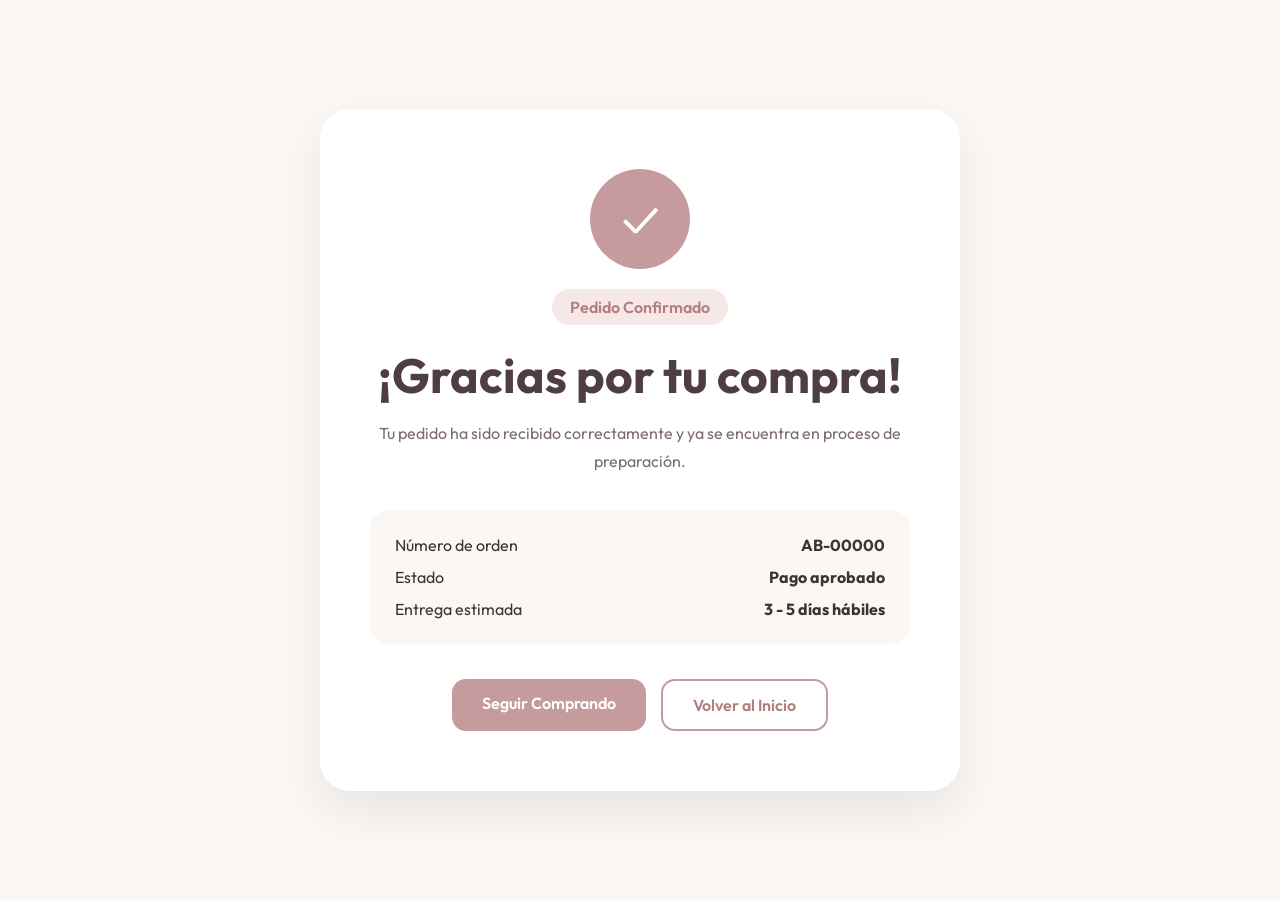
<file: confirmacion.html>
<!DOCTYPE html>
<html lang="es">
<head>
<meta charset="UTF-8">
<meta name="viewport" content="width=device-width, initial-scale=1.0">
<title>Confirmación de Compra | Aura Beauté</title>
<link rel="stylesheet" href="styles.css">
<link rel="preconnect" href="https://fonts.googleapis.com">
<link rel="preconnect" href="https://fonts.gstatic.com" crossorigin>
<link href="https://fonts.googleapis.com/css2?family=Outfit:wght@300;400;500;600;700&family=Playfair+Display:ital,wght@0,400;0,500;0,600;0,700;1,400;1,500;1,600;1,700&display=swap" rel="stylesheet">


<style>
body{
    margin:0;
    min-height:100vh;
    display:flex;
    justify-content:center;
    align-items:center;
    background:#faf7f5;
    font-family:'Outfit',sans-serif;
}

.success-container{
    width:100%;
    max-width:700px;
    padding:30px;
}

.success-card{
    background:white;
    padding:60px 50px;
    border-radius:30px;
    text-align:center;
    box-shadow:0 20px 50px rgba(0,0,0,.08);
}

.success-icon{
    width:100px;
    height:100px;
    margin:auto;
    border-radius:50%;
    background:#c59b9d;
    color:white;
    display:flex;
    align-items:center;
    justify-content:center;
    font-size:3rem;
    margin-bottom:20px;
}

.order-badge{
    display:inline-block;
    background:#f7e8e8;
    color:#b37e81;
    padding:8px 18px;
    border-radius:30px;
    font-weight:600;
    margin-bottom:20px;
}

.success-card h1{
    font-size:3rem;
    color:#4f3e40;
    margin-bottom:15px;
}

.success-card p{
    color:#7b6c6e;
    line-height:1.7;
    margin-bottom:35px;
}

.order-summary{
    background:#faf7f5;
    border-radius:20px;
    padding:25px;
    margin-bottom:35px;
}

.summary-row{
    display:flex;
    justify-content:space-between;
    margin-bottom:12px;
}

.summary-row:last-child{
    margin-bottom:0;
}

.success-buttons{
    display:flex;
    justify-content:center;
    gap:15px;
    flex-wrap:wrap;
}

.btn-primary{
    background:#c59b9d;
    color:white;
    padding:14px 30px;
    border-radius:14px;
    text-decoration:none;
    font-weight:600;
}

.btn-primary:hover{
    background:#b37e81;
}

.btn-secondary{
    border:2px solid #c59b9d;
    color:#b37e81;
    padding:14px 30px;
    border-radius:14px;
    text-decoration:none;
    font-weight:600;
}
 </style>
</head>
<body>
    <div class="success-container">

    <div class="success-card">

        <div class="success-icon">
            ✓
        </div>

        <span class="order-badge">
            Pedido Confirmado
        </span>

        <h1>¡Gracias por tu compra!</h1>

        <p>
            Tu pedido ha sido recibido correctamente y ya se
            encuentra en proceso de preparación.
        </p>

        <div class="order-summary">

           <div class="summary-row">
    <span>Número de orden</span>
    <strong class="order-number"></strong>
</div>

            <div class="summary-row">
                <span>Estado</span>
                <strong>Pago aprobado</strong>
            </div>

            <div class="summary-row">
                <span>Entrega estimada</span>
                <strong>3 - 5 días hábiles</strong>
            </div>

        </div>

        <div class="success-buttons">

            <a href="store.html" class="btn-primary">
                Seguir Comprando
            </a>

            <a href="store.html" class="btn-secondary">
                Volver al Inicio
            </a>

        </div>

    </div>

</div>
</body>
<script>
const orderNumber = document.querySelector(".order-number");

if(orderNumber){
    orderNumber.textContent =
    localStorage.getItem("orderId") || "AB-00000";
}
</script>
</file>
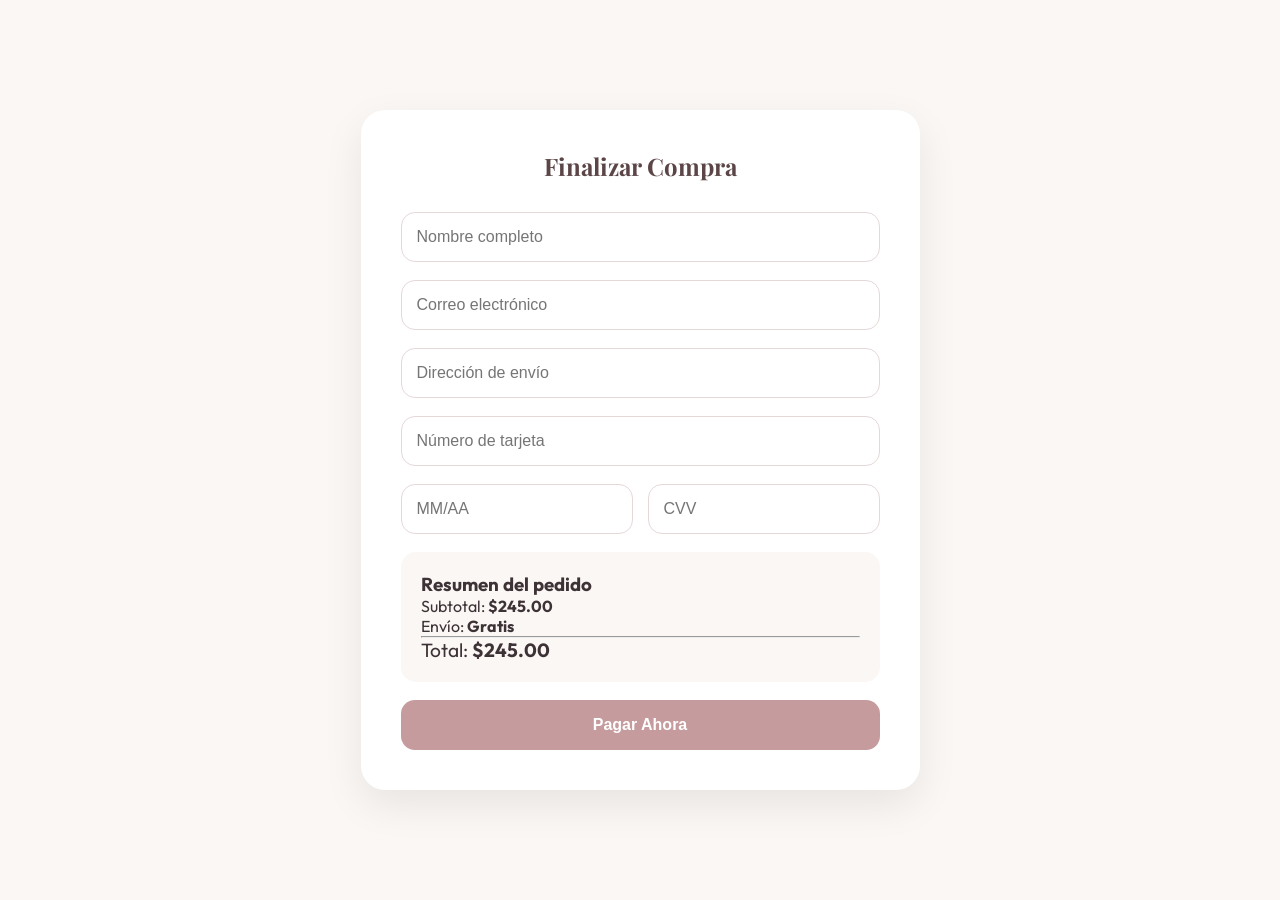
<file: pago.html>
<!DOCTYPE html>
<html lang="es">
    <head>
        <meta charset="UTF-8">
        <meta name="viewport" content="width=device-width, initial-scale=1.0">
        <title>Pago | Aura Beauté</title>
        <link rel="stylesheet" href="styles.css">
        <link rel="preconnect" href="https://fonts.googleapis.com">
        <link rel="preconnect" href="https://fonts.gstatic.com" crossorigin>
        <link href="https://fonts.googleapis.com/css2?family=Outfit:wght@300;400;500;600;700&family=Playfair+Display:ital,wght@0,400;0,500;0,600;0,700;1,400;1,500;1,600;1,700&display=swap" rel="stylesheet">


        <style>
            body{
    background:#faf7f5;
    font-family:'Outfit', sans-serif;
    margin:0;
    padding:40px 20px;
}

.checkout-container{
    max-width:700px;
    margin:50px auto;
    background:white;
    padding:40px;
    border-radius:24px;
    box-shadow:0 15px 40px rgba(0,0,0,.08);
}

.checkout-container h1{
    text-align:center;
    font-family:'Playfair Display', serif;
    color:#5b4547;
    margin-bottom:30px;
}

.checkout-container form{
    display:flex;
    flex-direction:column;
    gap:18px;
}

.checkout-container input{
    padding:15px;
    border:1px solid #e5d8d8;
    border-radius:14px;
    font-size:1rem;
    outline:none;
}

.checkout-container input:focus{
    border-color:#c59b9d;
}

.row{
    display:grid;
    grid-template-columns:1fr 1fr;
    gap:15px;
}

#payBtn{
    background:#c59b9d;
    color:white;
    border:none;
    padding:16px;
    border-radius:14px;
    font-size:1rem;
    font-weight:600;
    cursor:pointer;
    transition:.3s;
}

#payBtn:hover{
    background:#b37e81;
    transform:translateY(-2px);
}
        </style>
    </head>
    <body>
        <section class="checkout-container">

    <h1>Finalizar Compra</h1>

    <form>

        <input
    type="text"
    id="customerName"
    placeholder="Nombre completo"
    required
>

<input
    type="email"
    id="customerEmail"
    placeholder="Correo electrónico"
    required
>

        <input type="text" placeholder="Dirección de envío" required>

        <input type="text" placeholder="Número de tarjeta" required>

        <div class="row">
            <input type="text" placeholder="MM/AA" required>
            <input type="text" placeholder="CVV" required>
        </div>

        <div style="background:#faf7f5;padding:20px;border-radius:15px;">
            <h3>Resumen del pedido</h3>
            <p>Subtotal: <strong>$245.00</strong></p>
            <p>Envío: <strong>Gratis</strong></p>
            <hr>
            <p style="font-size:1.2rem;">
                Total: <strong>$245.00</strong>
            </p>
        </div>

        <button type="button" id="payBtn">
            Pagar Ahora
        </button>

    </form>

</section>
    </body>
    <script>
const activeUser =
    JSON.parse(localStorage.getItem("aura_active_user"));

if(activeUser){

    document.getElementById("customerName").value =
        activeUser.name || "";

    document.getElementById("customerEmail").value =
        activeUser.email || "";

}
document.getElementById('payBtn').addEventListener('click', () => {

    const orderId =
        "#" + Math.floor(Math.random() * 900000 + 100000);

    // LEER carrito antes de borrarlo
    const cart =
        JSON.parse(localStorage.getItem("checkout_cart")) || [];

    let itemsHTML = "";
    let total = 0;

    cart.forEach(item => {

        const subtotal =
            item.price * item.quantity;

        total += subtotal;

        itemsHTML += `
${item.name} (x${item.quantity})     $${subtotal.toFixed(2)}
`;
    });

   const body = `
<div style="font-family:'Outfit',sans-serif;line-height:1.8;">

    <p>
        Estimado/a <strong>${
    activeUser?.name || "Cliente"
}</strong>,
    </p>

    <p>
        Gracias por tu compra en <strong>Aura Beauté</strong>.
        Tu pedido ha sido confirmado y ya está en preparación.
    </p>

    <div style="
        background:#faf7f5;
        border:1px solid #f0e4e4;
        border-radius:18px;
        padding:25px;
        margin:25px 0;
    ">

        <h2 style="
            margin-top:0;
            color:#b37e81;
            font-family:'Playfair Display',serif;
        ">
            Recibo de Pedido ${orderId}
        </h2>

        <p style="color:#777;">
            Fecha: ${new Date().toLocaleString()}
        </p>

        <hr style="border:none;border-top:1px solid #e6dede;">

        ${cart.map(item => `
            <div style="
                display:flex;
                justify-content:space-between;
                margin:12px 0;
            ">
                <span>${item.name} (x${item.quantity})</span>
                <strong>$${(item.price * item.quantity).toFixed(2)}</strong>
            </div>
        `).join('')}

        <hr style="border:none;border-top:1px solid #e6dede;">

        <div style="
            display:flex;
            justify-content:space-between;
            margin:10px 0;
        ">
            <span>Subtotal</span>
            <strong>$${total.toFixed(2)}</strong>
        </div>

        <div style="
            display:flex;
            justify-content:space-between;
            margin:10px 0;
        ">
            <span>Envío</span>
            <strong style="color:#7ca37c;">Gratis</strong>
        </div>

        <hr style="border:none;border-top:1px solid #e6dede;">

        <div style="
            display:flex;
            justify-content:space-between;
            font-size:1.2rem;
            margin-top:15px;
        ">
            <strong>Total pagado</strong>
            <strong style="color:#b37e81;">
                $${total.toFixed(2)}
            </strong>
        </div>

    </div>

    <p>
        Enviaremos los detalles de seguimiento en cuanto el paquete salga de nuestros laboratorios botánicos.
    </p>

</div>
`;

    const inbox =
        JSON.parse(localStorage.getItem("aura_inbox")) || [];

    inbox.unshift({
        id: 'msg-' + Date.now() + '-' + Math.floor(Math.random() * 100),
        sender: "Aura Beauté Boutique",
        subject: `Confirmación de Pedido ${orderId}`,
        body: body,
        time: new Date().toLocaleTimeString([], {
            hour: '2-digit',
            minute: '2-digit'
        }),
        unread: true,
        isSMS: false,
        actionData: null
    });

    localStorage.setItem(
        "aura_inbox",
        JSON.stringify(inbox)
    );

    localStorage.setItem("orderId", orderId);

    // AHORA sí borrar
    localStorage.removeItem("aura_cart");
    localStorage.removeItem("checkout_cart");

    localStorage.setItem("showPurchaseToast", "true");
    window.location.href = "confirmacion.html";

});

</script>
</html>
</file>
<file: styles.css>
:root {
    --font-sans: 'Outfit', -apple-system, BlinkMacSystemFont, "Segoe UI", Roboto, sans-serif;
    --font-serif: 'Playfair Display', Georgia, "Times New Roman", serif;
    
    /* Paleta Clara & Orgánica de Cosméticos Premium */
    --bg-primary: #fbf8f5; /* Crema suave / Alabastro */
    --card-bg: rgba(255, 255, 255, 0.82); /* Vidrio Claro con más opacidad (mayor contraste) */
    --card-border: rgba(197, 155, 157, 0.45); /* Tono Oro Rosa sutil más definido */
    --card-border-focus: rgba(197, 155, 157, 0.8);
    
    /* Oro Rosa & Champán de Mayor Contraste */
    --primary: #b37e81; /* Rose Gold medio más profundo y saturado */
    --primary-hover: #986164; /* Rose Gold profundo */
    --primary-rgb: 179, 126, 129;
    --accent-gold: #c39c27; /* Champán dorado de mayor contraste */
    
    /* Colores de Texto Cálidos con Contraste Mejorado */
    --text-primary: #3d3235; /* Marrón carbón cálido */
    --text-secondary: #615053; /* Gris rosado más oscuro y definido */
    --text-muted: #8b787b; /* Rose gray desvanecido pero legible */
    
    /* Alertas Suaves */
    --success: #7da08a; /* Verde salvia elegante */
    --success-bg: rgba(125, 160, 138, 0.1);
    --error: #cd8688; /* Rosa rojizo terracota */
    --error-bg: rgba(205, 134, 136, 0.1);
    
    /* Efectos & Animaciones */
    --blur-intensity: 16px;
    --transition-smooth: all 0.4s cubic-bezier(0.25, 0.8, 0.25, 1);
    --transition-fast: all 0.2s ease;
    --shadow-premium: 0 20px 60px rgba(61, 50, 53, 0.08), 0 4px 12px rgba(61, 50, 53, 0.03);
}

/* ==========================================================================
   RESET & CONFIGURACIÓN BASE
   ========================================================================== */
*, *::before, *::after {
    box-sizing: border-box;
    margin: 0;
    padding: 0;
}

body {
    font-family: var(--font-sans);
    background-color: var(--bg-primary);
    color: var(--text-primary);
    min-height: 100vh;
    display: flex;
    justify-content: center;
    align-items: center;
    overflow-x: hidden;
    position: relative;
    padding: 20px;
}

/* ==========================================================================
   FONDO DINÁMICO (ORBES CÁLIDOS Y PASTEL)
   ========================================================================== */
.background-decorations {
    position: fixed;
    top: 0;
    left: 0;
    width: 100%;
    height: 100%;
    z-index: -1;
    overflow: hidden;
    pointer-events: none;
}

.orb {
    position: absolute;
    border-radius: 50%;
    filter: blur(90px);
    opacity: 0.22;
    mix-blend-mode: multiply;
}

.orb-1 {
    top: -10%;
    left: 10%;
    width: 50vw;
    height: 50vw;
    background: radial-gradient(circle, rgba(247, 219, 219, 0.45) 0%, rgba(255,255,255,0) 70%);
    animation: floatOrb1 25s infinite alternate ease-in-out;
}

.orb-2 {
    bottom: -20%;
    right: 5%;
    width: 60vw;
    height: 60vw;
    background: radial-gradient(circle, rgba(243, 233, 217, 0.45) 0%, rgba(255,255,255,0) 70%);
    animation: floatOrb2 30s infinite alternate ease-in-out;
}

.orb-3 {
    top: 25%;
    left: 40%;
    width: 45vw;
    height: 45vw;
    background: radial-gradient(circle, rgba(250, 226, 215, 0.4) 0%, rgba(255,255,255,0) 70%);
    animation: floatOrb3 20s infinite alternate ease-in-out;
}

@keyframes floatOrb1 {
    0% { transform: translate(0, 0) scale(1); }
    100% { transform: translate(8vw, 12vh) scale(1.15); }
}

@keyframes floatOrb2 {
    0% { transform: translate(0, 0) scale(1.1); }
    100% { transform: translate(-12vw, -8vh) scale(0.95); }
}

@keyframes floatOrb3 {
    0% { transform: translate(0, 0) scale(0.95); }
    100% { transform: translate(6vw, -10vh) scale(1.2); }
}

/* ==========================================================================
   ESTRUCTURA DE LA TARJETA DE AUTENTICACIÓN (GLASSMORPHISM CLARO)
   ========================================================================== */
.auth-container {
    width: 100%;
    max-width: 450px;
    perspective: 1000px;
    z-index: 10;
}

.auth-card {
    background: var(--card-bg);
    border: 1px solid var(--card-border);
    backdrop-filter: blur(var(--blur-intensity));
    -webkit-backdrop-filter: blur(var(--blur-intensity));
    border-radius: 28px;
    padding: 44px 36px 40px 36px;
    box-shadow: var(--shadow-premium);
    overflow: hidden;
    position: relative;
    transition: var(--transition-smooth);
}

/* Brillo sutil superior */
.auth-card::before {
    content: '';
    position: absolute;
    top: 0;
    left: -100%;
    width: 100%;
    height: 2px;
    background: linear-gradient(90deg, transparent, rgba(197, 155, 157, 0.4), transparent);
    animation: borderGlow 7s infinite linear;
}

@keyframes borderGlow {
    0% { left: -100%; }
    100% { left: 100%; }
}

/* Encabezado */
.auth-header {
    text-align: center;
    margin-bottom: 30px;
}

.logo-area {
    display: inline-flex;
    align-items: center;
    gap: 10px;
    margin-bottom: 18px;
}

.logo-icon {
    width: 30px;
    height: 30px;
    color: var(--primary);
    filter: drop-shadow(0 2px 4px rgba(197, 155, 157, 0.3));
}

.logo-text {
    font-family: var(--font-serif);
    font-weight: 500;
    font-size: 1.6rem;
    letter-spacing: 0.5px;
    color: var(--text-primary);
}

.auth-header h2 {
    font-family: var(--font-serif);
    font-size: 2.1rem;
    font-weight: 400;
    margin-bottom: 8px;
    color: var(--text-primary);
    letter-spacing: -0.5px;
}

.auth-header .subtitle {
    font-size: 0.95rem;
    color: var(--text-secondary);
    font-weight: 300;
    line-height: 1.4;
}

/* Selector de pestañas */
.tab-selector {
    display: flex;
    background: rgba(255, 255, 255, 0.4);
    border: 1px solid rgba(197, 155, 157, 0.15);
    border-radius: 14px;
    position: relative;
    margin-bottom: 32px;
    padding: 4px;
}

.tab-btn {
    flex: 1;
    background: none;
    border: none;
    outline: none;
    color: var(--text-secondary);
    padding: 11px 0;
    font-family: inherit;
    font-size: 0.95rem;
    font-weight: 500;
    cursor: pointer;
    z-index: 2;
    transition: var(--transition-fast);
}

.tab-btn.active {
    color: var(--text-primary);
}

.tab-slider {
    position: absolute;
    top: 4px;
    left: 4px;
    width: calc(50% - 4px);
    height: calc(100% - 8px);
    background: #ffffff;
    border: 1px solid rgba(197, 155, 157, 0.15);
    border-radius: 10px;
    box-shadow: 0 4px 10px rgba(61, 50, 53, 0.04);
    z-index: 1;
    transition: transform 0.35s cubic-bezier(0.25, 0.8, 0.25, 1);
}

/* ==========================================================================
   FORMULARIOS & DESLIZAMIENTO
   ========================================================================== */
.forms-wrapper {
    overflow: hidden;
    width: 100%;
}

.forms-slider {
    display: flex;
    width: 200%;
    transition: transform 0.4s cubic-bezier(0.25, 0.8, 0.25, 1);
}

.auth-form {
    width: 50%;
    display: flex;
    flex-direction: column;
    gap: 22px;
    padding: 2px;
}

/* ==========================================================================
   CAMPOS DE ENTRADA (FLOAT LABELS CLAROS)
   ========================================================================== */
.input-group {
    position: relative;
    display: flex;
    flex-direction: column;
}

.input-group input {
    width: 100%;
    background: rgba(255, 255, 255, 0.85); /* Más opaco para sobresalir y facilitar lectura */
    border: 1px solid var(--card-border);
    border-radius: 14px;
    padding: 19px 16px 13px 16px;
    outline: none;
    color: var(--text-primary);
    font-family: inherit;
    font-size: 1rem;
    font-weight: 400;
    transition: var(--transition-fast);
}

.input-group label {
    position: absolute;
    left: 16px;
    top: 17px;
    color: var(--text-secondary);
    font-size: 1rem;
    pointer-events: none;
    transition: transform 0.25s cubic-bezier(0.25, 0.8, 0.25, 1), color 0.25s ease;
    transform-origin: left top;
}

.input-group input:focus,
.input-group input:not(:placeholder-shown) {
    border-color: var(--card-border-focus);
    background: #ffffff;
    box-shadow: 0 4px 12px rgba(197, 155, 157, 0.05);
}

.input-group input:focus + label,
.input-group input:not(:placeholder-shown) + label {
    transform: translate(-2px, -10px) scale(0.78);
    color: var(--primary-hover);
    font-weight: 500;
}

.input-line {
    position: absolute;
    bottom: 0;
    left: 50%;
    width: 0;
    height: 2px;
    background: var(--primary);
    transition: var(--transition-fast);
}

.input-group input:focus ~ .input-line {
    width: 100%;
    left: 0;
}

/* Campos de contraseña */
.password-group {
    position: relative;
}

.password-group input {
    padding-right: 50px;
}

.toggle-password {
    position: absolute;
    right: 14px;
    top: 15px;
    background: none;
    border: none;
    color: var(--text-secondary);
    cursor: pointer;
    display: flex;
    align-items: center;
    justify-content: center;
    padding: 4px;
    border-radius: 50%;
    transition: var(--transition-fast);
}

.toggle-password:hover {
    color: var(--primary-hover);
    background: rgba(197, 155, 157, 0.08);
}

.toggle-password svg {
    width: 20px;
    height: 20px;
}

/* Validación y Errores */
.error-msg {
    color: var(--error);
    font-size: 0.8rem;
    margin-top: 5px;
    padding-left: 4px;
    opacity: 0;
    transform: translateY(-5px);
    transition: all 0.25s ease;
    height: 0;
    overflow: hidden;
}

.input-group.invalid input {
    border-color: var(--error);
    background: rgba(205, 134, 136, 0.02);
}

.input-group.invalid label {
    color: var(--error);
}

.input-group.invalid .error-msg {
    opacity: 1;
    transform: translateY(0);
    height: auto;
    margin-top: 6px;
}

/* ==========================================================================
   CHECKBOX & OPCIONES ADICIONALES
   ========================================================================== */
.form-options {
    display: flex;
    justify-content: space-between;
    align-items: center;
    margin-top: 2px;
    font-size: 0.875rem;
}

.checkbox-container {
    display: flex;
    align-items: center;
    position: relative;
    cursor: pointer;
    user-select: none;
    gap: 8px;
}

.checkbox-container input {
    position: absolute;
    opacity: 0;
    cursor: pointer;
    height: 0;
    width: 0;
}

.checkmark {
    width: 18px;
    height: 18px;
    background: rgba(255, 255, 255, 0.6);
    border: 1px solid var(--card-border);
    border-radius: 6px;
    display: flex;
    align-items: center;
    justify-content: center;
    transition: var(--transition-fast);
}

.checkbox-container:hover input ~ .checkmark {
    border-color: var(--card-border-focus);
}

.checkbox-container input:checked ~ .checkmark {
    background-color: var(--primary);
    border-color: var(--primary);
}

.checkmark::after {
    content: "";
    display: none;
    width: 5px;
    height: 9px;
    border: solid white;
    border-width: 0 2px 2px 0;
    transform: rotate(45deg) translate(-0.5px, -0.5px);
}

.checkbox-container input:checked ~ .checkmark::after {
    display: block;
}

.checkbox-label {
    color: var(--text-secondary);
}

.forgot-password-link, .terms-link {
    color: var(--text-secondary);
    text-decoration: none;
    font-weight: 500;
    border-bottom: 1px solid rgba(197, 155, 157, 0.4);
    transition: var(--transition-fast);
}

.forgot-password-link:hover, .terms-link:hover {
    color: var(--primary-hover);
    border-bottom-color: var(--primary-hover);
}

/* ==========================================================================
   BOTONES DE ENVÍO & INTERACTIVIDAD
   ========================================================================== */
.submit-btn {
    width: 100%;
    background: linear-gradient(135deg, var(--primary) 0%, var(--primary-hover) 100%);
    border: none;
    border-radius: 14px;
    padding: 16px;
    color: #fff;
    font-family: inherit;
    font-size: 1rem;
    font-weight: 600;
    cursor: pointer;
    display: flex;
    justify-content: center;
    align-items: center;
    position: relative;
    overflow: hidden;
    box-shadow: 0 6px 20px rgba(var(--primary-rgb), 0.45);
    transition: var(--transition-smooth);
}

.submit-btn:hover {
    transform: translateY(-2px);
    box-shadow: 0 8px 24px rgba(var(--primary-rgb), 0.6);
}

.submit-btn:active {
    transform: translateY(0);
}

.btn-text {
    transition: opacity 0.2s ease, transform 0.2s ease;
    letter-spacing: 0.5px;
}

.btn-spinner {
    width: 20px;
    height: 20px;
    border: 2px solid rgba(255, 255, 255, 0.3);
    border-top-color: #fff;
    border-radius: 50%;
    position: absolute;
    opacity: 0;
    transform: scale(0.6) rotate(0deg);
    transition: opacity 0.2s ease, transform 0.2s ease;
}

.submit-btn.loading {
    pointer-events: none;
}

.submit-btn.loading .btn-text {
    opacity: 0;
    transform: scale(0.8);
}

.submit-btn.loading .btn-spinner {
    opacity: 1;
    transform: scale(1) rotate(360deg);
    animation: spin 0.8s infinite linear;
}

@keyframes spin {
    to { transform: rotate(360deg); }
}

/* ==========================================================================
   DIVISOR & REDES SOCIALES
   ========================================================================== */
.social-divider {
    display: flex;
    align-items: center;
    text-align: center;
    color: var(--text-muted);
    font-size: 0.8rem;
    margin: 6px 0;
}

.social-divider::before,
.social-divider::after {
    content: '';
    flex: 1;
    border-bottom: 1px solid rgba(197, 155, 157, 0.15);
}

.social-divider::before {
    margin-right: 12px;
}

.social-divider::after {
    margin-left: 12px;
}

.social-buttons {
    display: flex;
    gap: 16px;
}

.social-btn {
    flex: 1;
    background: rgba(255, 255, 255, 0.5);
    border: 1px solid var(--card-border);
    border-radius: 14px;
    padding: 13px;
    cursor: pointer;
    display: flex;
    justify-content: center;
    align-items: center;
    color: var(--text-secondary);
    transition: var(--transition-smooth);
}

.social-btn:hover {
    background: #ffffff;
    border-color: var(--card-border-focus);
    color: var(--text-primary);
    transform: translateY(-2px);
    box-shadow: 0 4px 12px rgba(197, 155, 157, 0.08);
}

.social-btn svg {
    width: 20px;
    height: 20px;
}

.google-btn:hover {
    color: #ea4335;
}

.github-btn:hover {
    color: #3d3235;
}

/* ==========================================================================
   ESTILOS PARA EL MODAL DE RECUPERACIÓN (LUJO CLARO)
   ========================================================================== */
.modal-overlay {
    position: fixed;
    top: 0;
    left: 0;
    width: 100vw;
    height: 100vh;
    background: rgba(61, 50, 53, 0.25);
    backdrop-filter: blur(8px);
    -webkit-backdrop-filter: blur(8px);
    display: flex;
    justify-content: center;
    align-items: center;
    z-index: 1000;
    opacity: 0;
    pointer-events: none;
    transition: opacity 0.35s ease;
}

.modal-overlay.active {
    opacity: 1;
    pointer-events: all;
}

.modal-card {
    background: rgba(255, 255, 255, 0.9);
    border: 1px solid var(--card-border);
    backdrop-filter: blur(var(--blur-intensity));
    -webkit-backdrop-filter: blur(var(--blur-intensity));
    width: 100%;
    max-width: 430px;
    border-radius: 28px;
    padding: 38px 34px 34px 34px;
    box-shadow: 0 30px 60px rgba(61, 50, 53, 0.1);
    position: relative;
    transform: scale(0.9) translateY(20px);
    transition: transform 0.4s cubic-bezier(0.25, 0.8, 0.25, 1);
}

.modal-overlay.active .modal-card {
    transform: scale(1) translateY(0);
}

.modal-close {
    position: absolute;
    top: 20px;
    right: 20px;
    background: none;
    border: none;
    color: var(--text-secondary);
    cursor: pointer;
    display: flex;
    align-items: center;
    justify-content: center;
    padding: 6px;
    border-radius: 50%;
    transition: var(--transition-fast);
}

.modal-close:hover {
    color: var(--text-primary);
    background: rgba(197, 155, 157, 0.08);
}

/* Navegación y Vistas del Modal */
.modal-view {
    display: flex;
    flex-direction: column;
    gap: 22px;
    width: 100%;
}

.modal-view--hidden {
    display: none !important;
}

.modal-back {
    align-self: flex-start;
    background: none;
    border: none;
    color: var(--primary-hover);
    font-family: inherit;
    font-size: 0.9rem;
    font-weight: 500;
    cursor: pointer;
    display: flex;
    align-items: center;
    gap: 4px;
    padding: 4px 8px;
    margin-left: -8px;
    border-radius: 6px;
    transition: var(--transition-fast);
}

.modal-back:hover {
    color: var(--text-primary);
    background: rgba(197, 155, 157, 0.05);
}

/* Iconos de cabecera en Modal */
.modal-icon {
    width: 56px;
    height: 56px;
    background: rgba(197, 155, 157, 0.1);
    border: 1px solid rgba(197, 155, 157, 0.2);
    border-radius: 16px;
    display: flex;
    align-items: center;
    justify-content: center;
    color: var(--primary-hover);
    margin-bottom: 4px;
}

.modal-icon svg {
    width: 26px;
    height: 26px;
}

.modal-icon--success {
    background: rgba(125, 160, 138, 0.1);
    border-color: rgba(125, 160, 138, 0.2);
    color: var(--success);
}

/* Textos de Modal */
.modal-card h3 {
    font-family: var(--font-serif);
    font-size: 1.6rem;
    font-weight: 400;
    color: var(--text-primary);
    letter-spacing: -0.3px;
}

.modal-subtitle {
    font-size: 0.9rem;
    color: var(--text-secondary);
    line-height: 1.5;
    font-weight: 300;
    margin-top: -8px;
}

.modal-subtitle.font-sm {
    font-size: 0.875rem;
    margin-top: -12px;
}

.modal-hint {
    font-size: 0.825rem;
    color: var(--text-muted);
    text-align: center;
    line-height: 1.4;
}

/* Selector de método (Correo vs SMS) */
.method-selector {
    display: flex;
    flex-direction: column;
    gap: 12px;
    margin-top: 4px;
}

.method-btn {
    background: rgba(255, 255, 255, 0.5);
    border: 1px solid var(--card-border);
    border-radius: 16px;
    padding: 18px;
    display: flex;
    align-items: center;
    text-align: left;
    cursor: pointer;
    font-family: inherit;
    color: inherit;
    gap: 16px;
    width: 100%;
    transition: var(--transition-smooth);
}

.method-btn:hover {
    background: #ffffff;
    border-color: var(--card-border-focus);
    transform: translateY(-2px);
    box-shadow: 0 10px 25px rgba(61, 50, 53, 0.05);
}

.method-btn-icon {
    width: 44px;
    height: 44px;
    background: rgba(255, 255, 255, 0.8);
    border: 1px solid rgba(197, 155, 157, 0.15);
    border-radius: 12px;
    display: flex;
    align-items: center;
    justify-content: center;
    color: var(--text-secondary);
    flex-shrink: 0;
    transition: var(--transition-fast);
}

.method-btn:hover .method-btn-icon {
    color: var(--primary-hover);
    background: rgba(197, 155, 157, 0.1);
    border-color: rgba(197, 155, 157, 0.25);
}

.method-btn-icon svg {
    width: 20px;
    height: 20px;
}

.method-btn-info {
    display: flex;
    flex-direction: column;
    gap: 2px;
    flex-grow: 1;
}

.method-btn-title {
    font-size: 0.95rem;
    font-weight: 500;
    color: var(--text-primary);
}

.method-btn-desc {
    font-size: 0.775rem;
    color: var(--text-secondary);
    font-weight: 300;
}

.method-btn-arrow {
    color: var(--text-muted);
    transition: var(--transition-fast);
}

.method-btn:hover .method-btn-arrow {
    color: var(--primary-hover);
    transform: translateX(3px);
}

/* Selector de tipo chip (Usuario vs Contraseña) */
.recovery-type-select {
    display: flex;
    gap: 10px;
    background: rgba(197, 155, 157, 0.05);
    border: 1px solid rgba(197, 155, 157, 0.1);
    border-radius: 10px;
    padding: 3px;
}

.radio-chip {
    flex: 1;
    cursor: pointer;
}

.radio-chip input {
    position: absolute;
    opacity: 0;
    width: 0;
    height: 0;
}

.radio-chip span {
    display: block;
    text-align: center;
    padding: 9px 0;
    font-size: 0.8rem;
    font-weight: 500;
    color: var(--text-secondary);
    border-radius: 7px;
    transition: var(--transition-fast);
}

.radio-chip input:checked + span {
    background: #ffffff;
    color: var(--text-primary);
    box-shadow: 0 2px 6px rgba(61, 50, 53, 0.04);
}

/* Prefijo de Teléfono */
.phone-field {
    display: flex;
    align-items: center;
    background: rgba(255, 255, 255, 0.5);
    border: 1px solid var(--card-border);
    border-radius: 14px;
    position: relative;
    width: 100%;
}

.phone-prefix-wrap {
    padding-left: 14px;
    border-right: 1px solid var(--card-border);
    height: 100%;
    display: flex;
    align-items: center;
}

.phone-prefix {
    background: transparent;
    border: none;
    color: var(--text-primary);
    font-family: inherit;
    font-size: 0.95rem;
    outline: none;
    cursor: pointer;
    padding: 19px 8px 13px 0;
}

.phone-prefix option {
    background-color: var(--bg-primary);
    color: var(--text-primary);
}

.phone-field input {
    border: none !important;
    background: transparent !important;
    padding-left: 12px !important;
    flex-grow: 1;
}

.phone-field label {
    left: 100px !important;
}

.phone-field input:focus + label,
.phone-field input:not(:placeholder-shown) + label {
    transform: translate(-86px, -10px) scale(0.78) !important;
}

/* ==========================================================================
   ESTILOS PARA EL WIDGET DE BUZÓN DE SIMULACIÓN FLOTANTE (CLARO)
   ========================================================================== */
.simulation-mailbox {
    position: fixed;
    bottom: 24px;
    right: 24px;
    z-index: 900;
    font-family: var(--font-sans);
}

.mailbox-trigger {
    width: 56px;
    height: 56px;
    border-radius: 50%;
    background: linear-gradient(135deg, #ffffff 0%, #faf6f0 100%);
    border: 1px solid var(--card-border);
    color: var(--text-primary);
    cursor: pointer;
    box-shadow: 0 10px 25px rgba(61, 50, 53, 0.08);
    display: flex;
    align-items: center;
    justify-content: center;
    position: relative;
    transition: var(--transition-smooth);
}

.mailbox-trigger:hover {
    transform: scale(1.08) translateY(-2px);
    border-color: var(--card-border-focus);
    box-shadow: 0 12px 30px rgba(197, 155, 157, 0.25);
}

.mailbox-trigger-icon svg {
    width: 24px;
    height: 24px;
    display: block;
    color: var(--text-secondary);
}

.mailbox-trigger:hover .mailbox-trigger-icon svg {
    color: var(--primary-hover);
}

.mailbox-badge {
    position: absolute;
    top: -2px;
    right: -2px;
    background: var(--error);
    color: #fff;
    font-size: 0.725rem;
    font-weight: 700;
    border-radius: 50%;
    min-width: 18px;
    height: 18px;
    display: flex;
    align-items: center;
    justify-content: center;
    padding: 0 4px;
    box-shadow: 0 0 10px rgba(205, 134, 136, 0.4);
    opacity: 0;
    transform: scale(0.5);
    transition: transform 0.25s cubic-bezier(0.175, 0.885, 0.32, 1.275), opacity 0.2s ease;
}

.mailbox-badge.active {
    opacity: 1;
    transform: scale(1);
    animation: badgePulse 2s infinite;
}

@keyframes badgePulse {
    0% { box-shadow: 0 0 0 0 rgba(205, 134, 136, 0.6); }
    70% { box-shadow: 0 0 0 8px rgba(205, 134, 136, 0); }
    100% { box-shadow: 0 0 0 0 rgba(205, 134, 136, 0); }
}

.mailbox-trigger.glow {
    animation: triggerGlow 1.5s infinite alternate ease-in-out;
}

@keyframes triggerGlow {
    from {
        border-color: var(--card-border);
        box-shadow: 0 10px 25px rgba(61, 50, 53, 0.08);
    }
    to {
        border-color: var(--primary);
        box-shadow: 0 0 15px rgba(197, 155, 157, 0.4);
    }
}

/* Panel del buzón */
.mailbox-panel {
    position: absolute;
    bottom: 68px;
    right: 0;
    width: 360px;
    height: 480px;
    background: rgba(255, 255, 255, 0.96);
    border: 1px solid var(--card-border);
    backdrop-filter: blur(16px);
    -webkit-backdrop-filter: blur(16px);
    border-radius: 22px;
    box-shadow: 0 15px 45px rgba(61, 50, 53, 0.1);
    display: flex;
    flex-direction: column;
    overflow: hidden;
    opacity: 0;
    pointer-events: none;
    transform: translateY(20px) scale(0.95);
    transform-origin: bottom right;
    transition: transform 0.35s cubic-bezier(0.25, 0.8, 0.25, 1), opacity 0.3s ease;
}

.mailbox-panel.active {
    opacity: 1;
    pointer-events: all;
    transform: translateY(0) scale(1);
}

.mailbox-header {
    padding: 16px 20px;
    background: rgba(197, 155, 157, 0.04);
    border-bottom: 1px solid rgba(197, 155, 157, 0.1);
    display: flex;
    justify-content: space-between;
    align-items: center;
}

.mailbox-header-title {
    display: flex;
    flex-direction: column;
}

.mailbox-header-title span {
    font-family: var(--font-serif);
    font-weight: 500;
    font-size: 1.15rem;
    color: var(--text-primary);
}

.mailbox-sub {
    font-size: 0.725rem;
    color: var(--text-secondary);
    font-weight: 300;
    margin-top: 1px;
}

.mailbox-close {
    background: none;
    border: none;
    color: var(--text-secondary);
    font-size: 1.35rem;
    cursor: pointer;
    padding: 2px 6px;
    border-radius: 4px;
    line-height: 1;
    transition: var(--transition-fast);
}

.mailbox-close:hover {
    color: var(--text-primary);
    background: rgba(197, 155, 157, 0.08);
}

/* Vistas de contenedor del buzón */
.mailbox-view-container {
    flex-grow: 1;
    overflow-y: auto;
    display: flex;
    flex-direction: column;
}

.mailbox-view-container--hidden {
    display: none !important;
}

/* Estado Vacío */
.mailbox-empty {
    flex-grow: 1;
    display: flex;
    flex-direction: column;
    align-items: center;
    justify-content: center;
    padding: 32px;
    text-align: center;
    color: var(--text-muted);
}

.mailbox-empty svg {
    width: 40px;
    height: 40px;
    color: var(--text-muted);
    margin-bottom: 12px;
}

.mailbox-empty p {
    font-weight: 500;
    font-size: 0.875rem;
    color: var(--text-secondary);
    margin-bottom: 4px;
}

.mailbox-empty span {
    font-size: 0.725rem;
    line-height: 1.4;
}

/* Lista de Mensajes */
.mailbox-list {
    display: flex;
    flex-direction: column;
}

.mailbox-item {
    padding: 15px 20px;
    border-bottom: 1px solid rgba(197, 155, 157, 0.08);
    cursor: pointer;
    display: flex;
    flex-direction: column;
    gap: 4px;
    transition: var(--transition-fast);
}

.mailbox-item:hover {
    background: rgba(197, 155, 157, 0.02);
}

.mailbox-item.unread {
    background: rgba(197, 155, 157, 0.04);
    border-left: 3px solid var(--primary);
}

.mailbox-item-meta {
    display: flex;
    justify-content: space-between;
    font-size: 0.725rem;
    color: var(--text-muted);
}

.mailbox-item-sender {
    font-weight: 500;
    color: var(--text-secondary);
}

.mailbox-item.unread .mailbox-item-sender {
    color: var(--primary-hover);
    font-weight: 600;
}

.mailbox-item-subject {
    font-size: 0.85rem;
    font-weight: 500;
    color: var(--text-primary);
    white-space: nowrap;
    overflow: hidden;
    text-overflow: ellipsis;
}

.mailbox-item.unread .mailbox-item-subject {
    font-weight: 600;
}

.mailbox-item-preview {
    font-size: 0.775rem;
    color: var(--text-secondary);
    white-space: nowrap;
    overflow: hidden;
    text-overflow: ellipsis;
}

/* Botón de Atrás en Detalles */
.mailbox-back-btn {
    background: rgba(197, 155, 157, 0.02);
    border: none;
    border-bottom: 1px solid rgba(197, 155, 157, 0.08);
    padding: 11px 16px;
    font-family: inherit;
    font-size: 0.8rem;
    font-weight: 500;
    color: var(--primary-hover);
    cursor: pointer;
    display: flex;
    align-items: center;
    gap: 4px;
    width: 100%;
    transition: var(--transition-fast);
}

.mailbox-back-btn:hover {
    background: rgba(197, 155, 157, 0.06);
    color: var(--text-primary);
}

.mailbox-back-btn svg {
    width: 14px;
    height: 14px;
}

/* Vista de Detalle de Mensaje */
.mailbox-message-content {
    padding: 22px;
    display: flex;
    flex-direction: column;
    gap: 18px;
}

.mail-header {
    border-bottom: 1px solid rgba(197, 155, 157, 0.1);
    padding-bottom: 12px;
}

.mail-subject {
    font-family: var(--font-serif);
    font-size: 1.15rem;
    font-weight: 500;
    color: var(--text-primary);
    margin-bottom: 6px;
}

.mail-sender-info {
    font-size: 0.775rem;
    color: var(--text-secondary);
}

.mail-body {
    font-size: 0.825rem;
    line-height: 1.5;
    color: var(--text-secondary);
}

/* Formato de correo simulado */
.simulated-email {
    background: rgba(197, 155, 157, 0.02);
    border: 1px solid rgba(197, 155, 157, 0.08);
    border-radius: 14px;
    padding: 18px;
    display: flex;
    flex-direction: column;
    gap: 12px;
}

.simulated-email p {
    margin-bottom: 8px;
}

.email-btn {
    display: inline-block;
    background: var(--primary);
    color: #fff;
    text-decoration: none;
    text-align: center;
    padding: 11px 18px;
    border-radius: 10px;
    font-weight: 600;
    font-size: 0.8rem;
    cursor: pointer;
    border: none;
    box-shadow: 0 4px 12px rgba(197, 155, 157, 0.3);
    transition: var(--transition-fast);
}

.email-btn:hover {
    background: var(--primary-hover);
    transform: translateY(-1px);
    box-shadow: 0 6px 16px rgba(197, 155, 157, 0.4);
}

/* Formato de SMS simulado */
.simulated-sms {
    background: #fbf8f5;
    border: 1px solid rgba(197, 155, 157, 0.15);
    border-radius: 16px;
    padding: 14px 18px;
    position: relative;
    max-width: 88%;
    align-self: flex-start;
    box-shadow: 0 2px 8px rgba(61, 50, 53, 0.03);
}

.sms-bubble {
    color: var(--text-primary);
    font-size: 0.825rem;
    line-height: 1.4;
}

.sms-code-highlight {
    font-family: monospace;
    font-size: 1.15rem;
    font-weight: 700;
    color: var(--primary-hover);
    background: rgba(197, 155, 157, 0.1);
    padding: 2px 6px;
    border-radius: 4px;
    letter-spacing: 1px;
}

/* ==========================================================================
   TOAST SYSTEM (Ajustes de color para el tema claro)
   ========================================================================== */
.toast-container {
    position: fixed;
    bottom: 96px;
    right: 24px;
    display: flex;
    flex-direction: column;
    gap: 12px;
    z-index: 1000;
}

.toast {
    min-width: 300px;
    max-width: 380px;
    background: rgba(255, 255, 255, 0.95);
    backdrop-filter: blur(10px);
    -webkit-backdrop-filter: blur(10px);
    border-radius: 14px;
    padding: 16px 20px;
    display: flex;
    align-items: center;
    gap: 14px;
    box-shadow: 0 10px 30px rgba(61, 50, 53, 0.08);
    transform: translateY(20px);
    opacity: 0;
    transition: transform 0.35s cubic-bezier(0.25, 0.8, 0.25, 1), opacity 0.35s ease;
}

.toast.show {
    transform: translateY(0);
    opacity: 1;
}

.toast-icon {
    display: flex;
    align-items: center;
    justify-content: center;
    width: 26px;
    height: 26px;
    border-radius: 50%;
    flex-shrink: 0;
}

.toast-content {
    flex-grow: 1;
}

.toast-title {
    font-size: 0.9rem;
    font-weight: 600;
    color: var(--text-primary);
    margin-bottom: 2px;
}

.toast-message {
    font-size: 0.8rem;
    color: var(--text-secondary);
}

.toast.success {
    border: 1px solid rgba(125, 160, 138, 0.25);
}
.toast.success .toast-icon {
    background: var(--success-bg);
    color: var(--success);
}

.toast.error {
    border: 1px solid rgba(205, 134, 136, 0.25);
}
.toast.error .toast-icon {
    background: var(--error-bg);
    color: var(--error);
}

/* ==========================================================================
   RESPONSIVIDAD (MEDIA QUERIES)
   ========================================================================== */
@media (max-width: 480px) {
    body {
        padding: 16px;
    }
    
    .auth-card {
        padding: 36px 20px 28px 20px;
        border-radius: 22px;
    }
    
    .auth-header h2 {
        font-size: 1.8rem;
    }
    
    .modal-card {
        max-width: calc(100% - 32px);
        padding: 28px 20px 24px 20px;
    }
    
    .simulation-mailbox {
        bottom: 16px;
        right: 16px;
    }
    
    .mailbox-panel {
        width: calc(100vw - 32px);
        height: 400px;
        bottom: 64px;
    }
    
    .toast-container {
        left: 16px;
        right: 16px;
        bottom: 84px;
    }
    
    .toast {
        min-width: 0;
        width: 100%;
    }
}

/* ==========================================================================
   ESTILOS DE RECONOCIMIENTO FACIAL (FACE ID)
   ========================================================================== */
.face-login-btn {
    transition: var(--transition-smooth);
}

.face-login-btn:hover {
    background: rgba(179, 126, 129, 0.08) !important;
    transform: translateY(-2px);
    box-shadow: 0 4px 12px rgba(179, 126, 129, 0.1);
}

#registerFaceConfigBtn:hover {
    background: rgba(179, 126, 129, 0.08) !important;
    border-style: solid !important;
    transform: translateY(-2px);
}

.face-scanner-container {
    box-shadow: inset 0 0 40px rgba(0,0,0,0.8), 0 8px 24px rgba(61, 50, 53, 0.12);
    border: 1px solid var(--card-border);
}

/* Retícula de escaneo (forma de óvalo facial) */
.face-scanner-reticle {
    position: absolute;
    top: 50%;
    left: 50%;
    transform: translate(-50%, -50%);
    width: 60%;
    height: 75%;
    border: 2px dashed rgba(255, 255, 255, 0.5);
    border-radius: 50% / 45%;
    pointer-events: none;
    box-shadow: 0 0 0 9999px rgba(33, 27, 28, 0.45);
    transition: border-color 0.3s ease;
}

.face-scanner-container:hover .face-scanner-reticle {
    border-color: var(--primary);
}

/* Línea de escaneo láser */
.face-scanner-line {
    position: absolute;
    left: 15%;
    right: 15%;
    height: 3px;
    background: linear-gradient(90deg, transparent, var(--primary), transparent);
    box-shadow: 0 0 10px var(--primary), 0 0 20px rgba(179, 126, 129, 0.5);
    pointer-events: none;
    animation: faceScanLaser 3.5s infinite ease-in-out;
}

@keyframes faceScanLaser {
    0%, 100% {
        top: 15%;
        opacity: 0.3;
    }
    50% {
        top: 85%;
        opacity: 1;
    }
}

/* Destello de la cámara al capturar */
.camera-flash {
    position: absolute;
    inset: 0;
    background: #ffffff;
    opacity: 0;
    pointer-events: none;
    z-index: 10;
}

.camera-flash.flash-active {
    opacity: 1;
    transition: none;
}

/* Animación de pulso para la comparación */
.compare-arrow svg {
    animation: arrowPulse 1.5s infinite alternate ease-in-out;
}

@keyframes arrowPulse {
    0% {
        transform: scale(0.9) translateX(-3px);
        opacity: 0.6;
    }
    100% {
        transform: scale(1.1) translateX(3px);
        opacity: 1;
    }
}

.compare-photo-wrap {
    box-shadow: var(--shadow-premium);
    transition: var(--transition-smooth);
}

.compare-photo-wrap:hover {
    transform: scale(1.05);
    border-color: var(--primary-hover);
}

/* Ajustes de responsividad para el modal de Face ID */
@media (max-width: 480px) {
    .face-scanner-container {
        aspect-ratio: 1;
    }
    .face-scanner-reticle {
        width: 70%;
        height: 80%;
    }
    .face-comparison-layout {
        flex-direction: column !important;
        gap: 16px !important;
    }
    .compare-arrow {
        transform: rotate(90deg);
        margin: 4px 0;
    }
    @keyframes arrowPulse {
        0% {
            transform: rotate(90deg) scale(0.9) translateX(-3px);
            opacity: 0.6;
        }
        100% {
            transform: rotate(90deg) scale(1.1) translateX(3px);
            opacity: 1;
        }
    }
}

/* ==========================================================================
   ESTILOS DEL PANEL DE DESARROLLO (BASE DE DATOS LOCAL)
   ========================================================================== */
.dev-panel-container {
    position: fixed;
    bottom: 24px;
    left: 24px;
    z-index: 900;
    font-family: var(--font-sans);
}

.dev-panel-trigger {
    height: 56px;
    padding: 0 20px;
    border-radius: 28px;
    background: linear-gradient(135deg, #ffffff 0%, #faf6f0 100%);
    border: 1px solid var(--card-border);
    color: var(--text-primary);
    cursor: pointer;
    box-shadow: 0 10px 25px rgba(61, 50, 53, 0.08);
    display: flex;
    align-items: center;
    gap: 10px;
    transition: var(--transition-smooth);
}

.dev-panel-trigger:hover {
    transform: scale(1.05) translateY(-2px);
    border-color: var(--card-border-focus);
    box-shadow: 0 12px 30px rgba(197, 155, 157, 0.2);
}

.dev-panel-trigger-icon svg {
    width: 20px;
    height: 20px;
    color: var(--text-secondary);
    display: block;
}

.dev-panel-trigger:hover .dev-panel-trigger-icon svg {
    color: var(--primary-hover);
}

.dev-panel-label {
    font-size: 0.875rem;
    font-weight: 600;
    color: var(--text-secondary);
}

.dev-panel-trigger:hover .dev-panel-label {
    color: var(--text-primary);
}

.dev-panel {
    position: absolute;
    bottom: 68px;
    left: 0;
    width: 380px;
    height: 500px;
    background: rgba(255, 255, 255, 0.96);
    border: 1px solid var(--card-border);
    backdrop-filter: blur(16px);
    -webkit-backdrop-filter: blur(16px);
    border-radius: 22px;
    box-shadow: 0 15px 45px rgba(61, 50, 53, 0.1);
    display: flex;
    flex-direction: column;
    overflow: hidden;
    opacity: 0;
    pointer-events: none;
    transform: translateY(20px) scale(0.95);
    transform-origin: bottom left;
    transition: transform 0.35s cubic-bezier(0.25, 0.8, 0.25, 1), opacity 0.3s ease;
}

.dev-panel.active {
    opacity: 1;
    pointer-events: all;
    transform: translateY(0) scale(1);
}

.dev-panel-header {
    padding: 16px 20px;
    background: rgba(197, 155, 157, 0.04);
    border-bottom: 1px solid rgba(197, 155, 157, 0.1);
    display: flex;
    justify-content: space-between;
    align-items: center;
}

.dev-panel-header-title {
    display: flex;
    flex-direction: column;
}

.dev-panel-header-title span {
    font-family: var(--font-serif);
    font-weight: 500;
    font-size: 1.15rem;
    color: var(--text-primary);
}

.dev-panel-sub {
    font-size: 0.725rem;
    color: var(--text-secondary);
    font-weight: 300;
    margin-top: 1px;
}

.dev-panel-close {
    background: none;
    border: none;
    color: var(--text-secondary);
    font-size: 1.35rem;
    cursor: pointer;
    padding: 2px 6px;
    border-radius: 4px;
    line-height: 1;
    transition: var(--transition-fast);
}

.dev-panel-close:hover {
    color: var(--text-primary);
    background: rgba(197, 155, 157, 0.08);
}

.dev-panel-content {
    flex-grow: 1;
    overflow-y: auto;
    padding: 20px;
    display: flex;
    flex-direction: column;
    gap: 16px;
}

.dev-actions {
    display: flex;
    gap: 10px;
}

.dev-btn {
    width: 100%;
    padding: 12px;
    border-radius: 12px;
    font-family: inherit;
    font-size: 0.85rem;
    font-weight: 600;
    cursor: pointer;
    transition: var(--transition-fast);
    text-align: center;
}

.dev-btn-reset {
    background: transparent;
    border: 1.5px solid var(--error);
    color: var(--error);
}

.dev-btn-reset:hover {
    background: var(--error-bg);
    transform: translateY(-1px);
}

.dev-user-list {
    display: flex;
    flex-direction: column;
    gap: 12px;
}

.dev-user-card {
    background: rgba(255, 255, 255, 0.6);
    border: 1px solid rgba(197, 155, 157, 0.2);
    border-radius: 14px;
    padding: 12px;
    display: flex;
    align-items: center;
    gap: 12px;
    box-shadow: 0 4px 10px rgba(61, 50, 53, 0.02);
}

.dev-user-avatar {
    width: 48px;
    height: 48px;
    border-radius: 50%;
    object-fit: cover;
    border: 1.5px solid var(--primary);
    background: #eee;
    flex-shrink: 0;
    display: flex;
    align-items: center;
    justify-content: center;
    color: var(--text-muted);
    font-size: 1.25rem;
}

.dev-user-info {
    flex-grow: 1;
    display: flex;
    flex-direction: column;
    gap: 2px;
    min-width: 0;
}

.dev-user-name {
    font-size: 0.875rem;
    font-weight: 600;
    color: var(--text-primary);
    white-space: nowrap;
    overflow: hidden;
    text-overflow: ellipsis;
}

.dev-user-meta {
    font-size: 0.75rem;
    color: var(--text-secondary);
    white-space: nowrap;
    overflow: hidden;
    text-overflow: ellipsis;
}

.dev-user-pass {
    font-size: 0.725rem;
    font-family: monospace;
    color: var(--primary-hover);
    margin-top: 2px;
}

@media (max-width: 480px) {
    .dev-panel-container {
        bottom: 16px;
        left: 16px;
    }
    .dev-panel {
        width: calc(100vw - 32px);
        height: 420px;
        bottom: 64px;
    }
}
</file>
